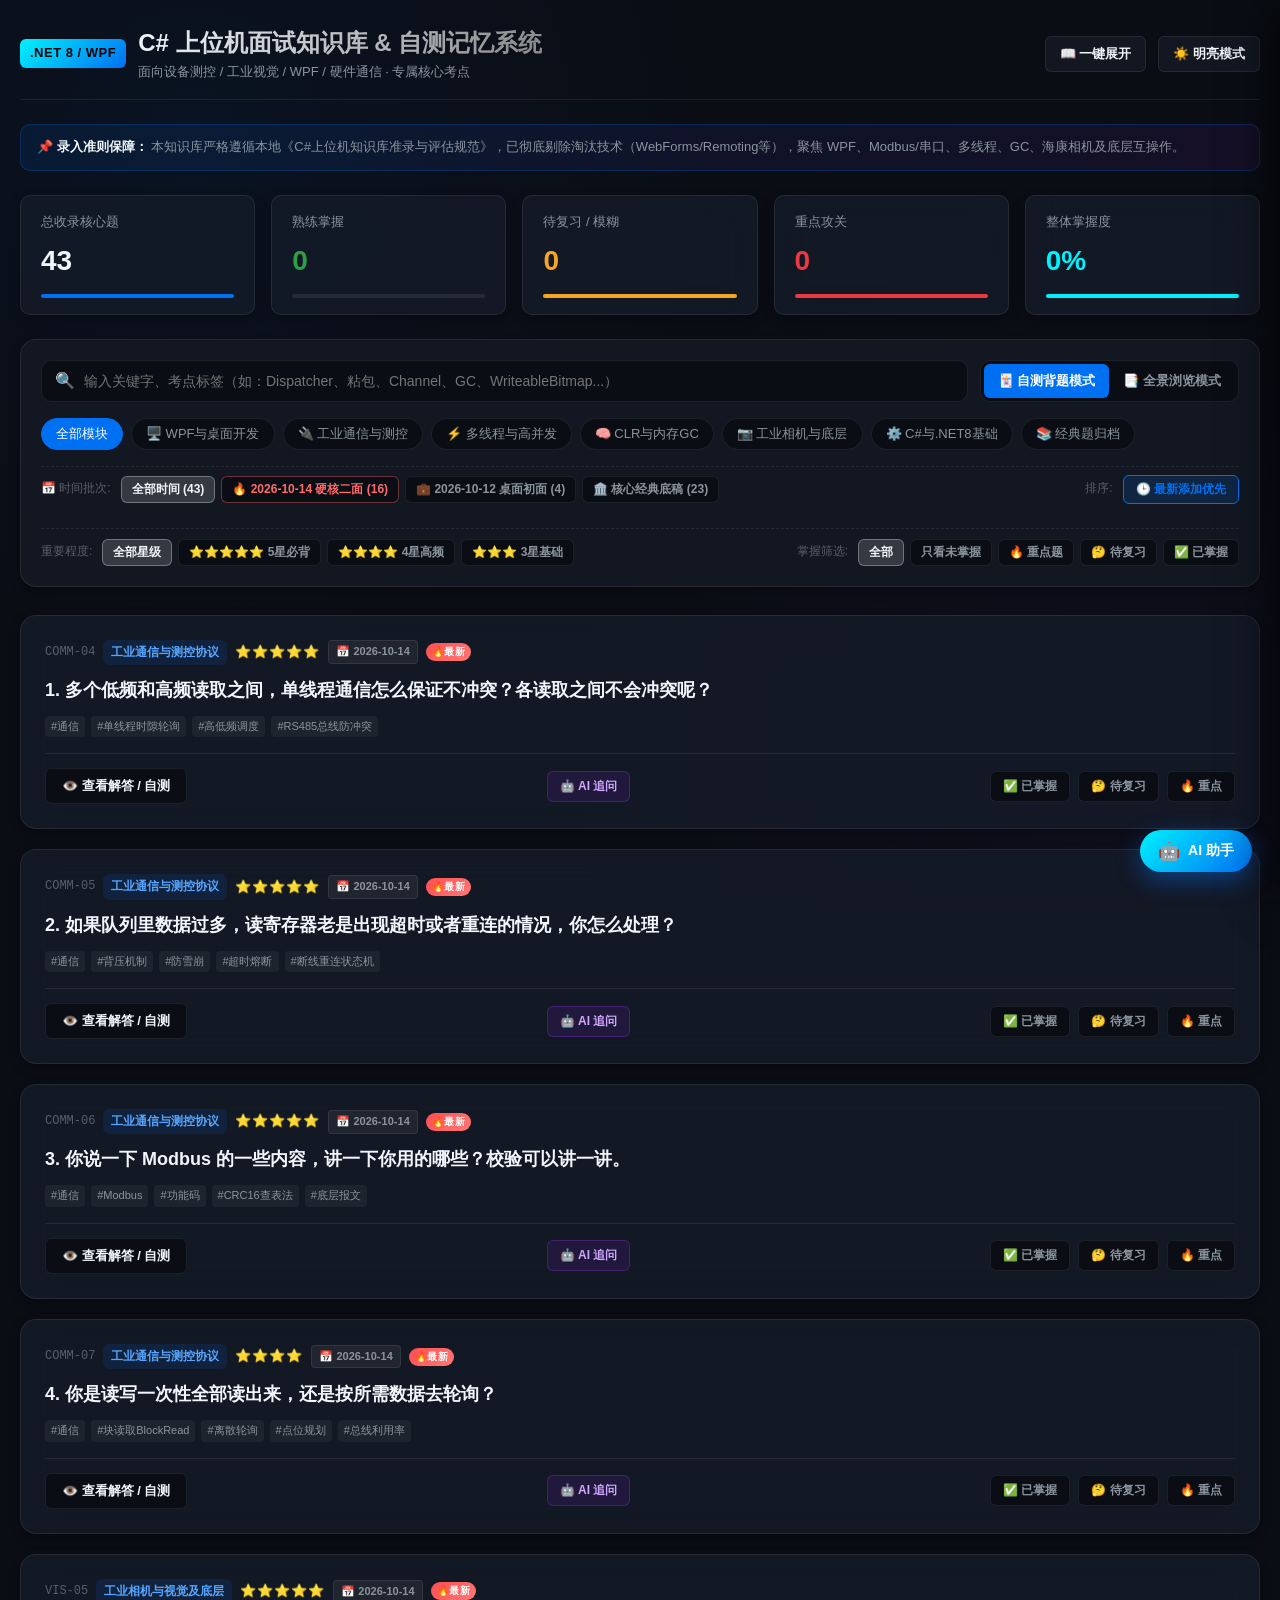
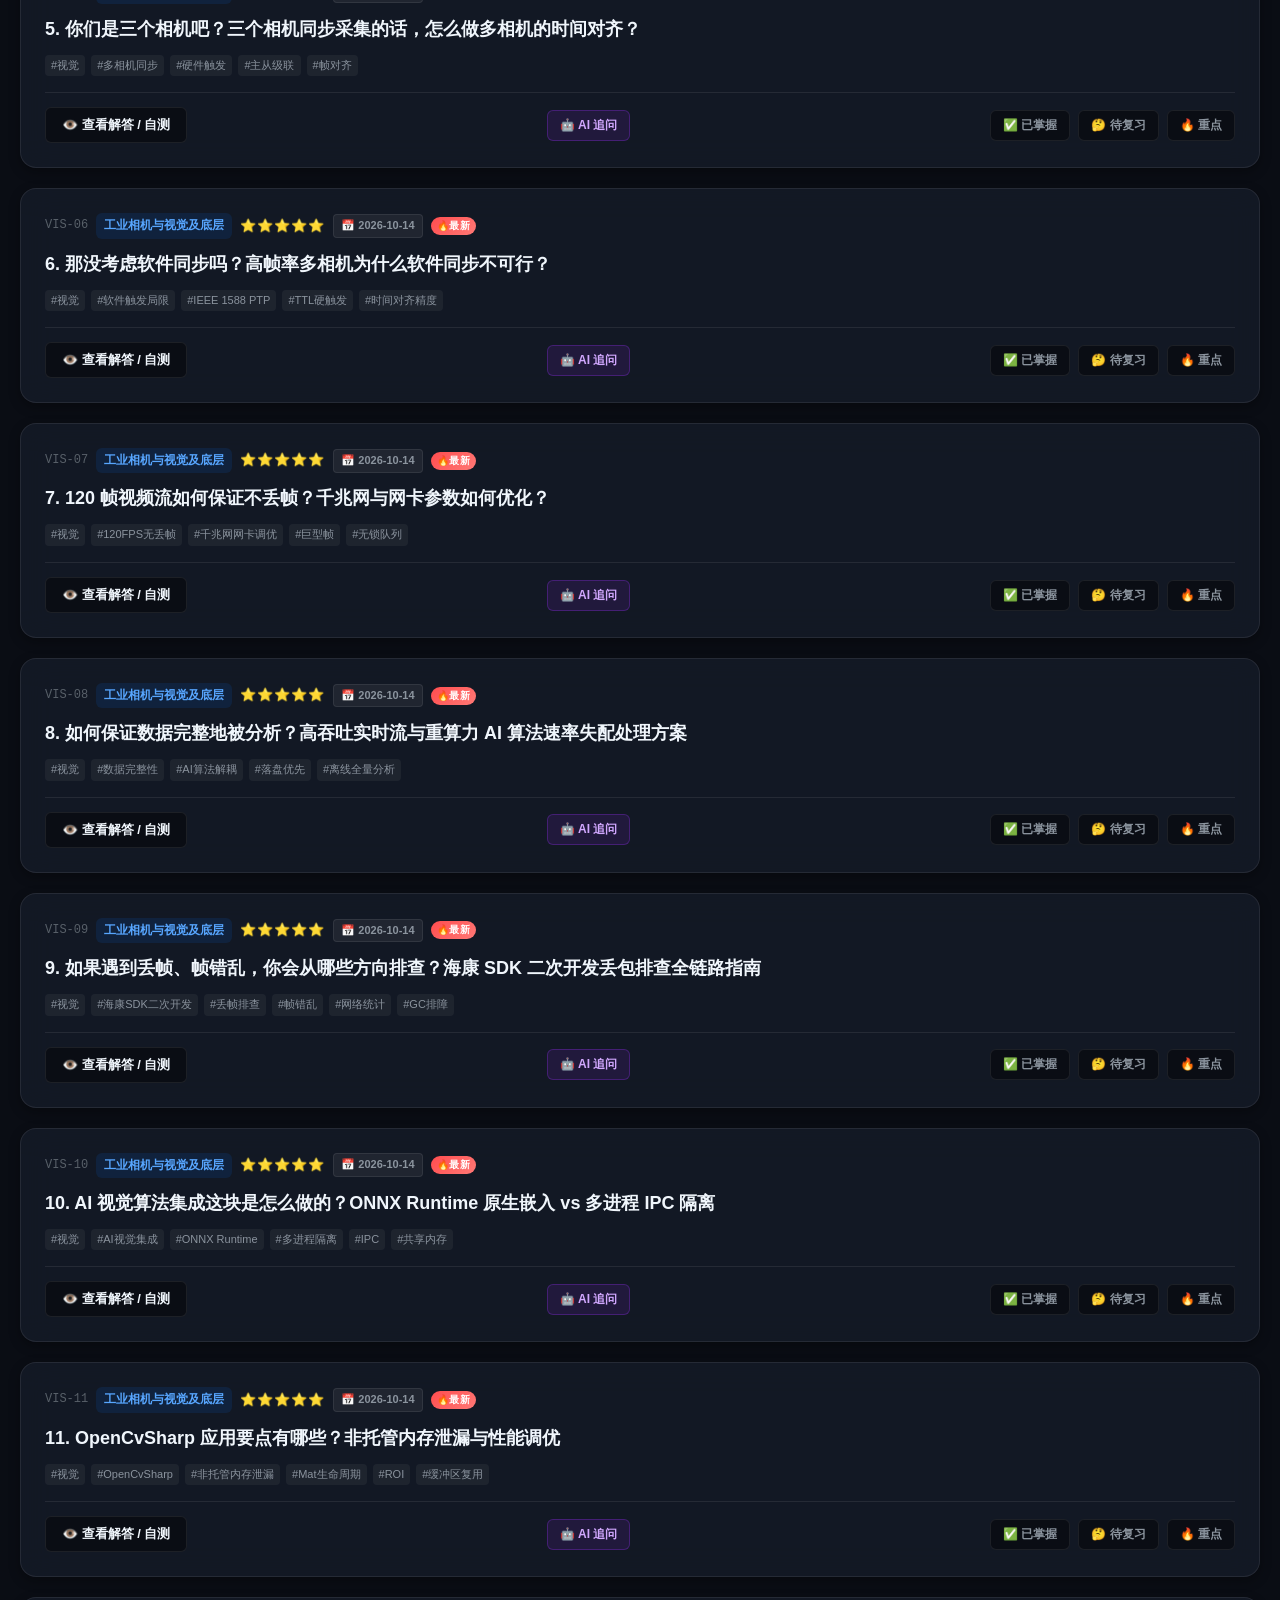
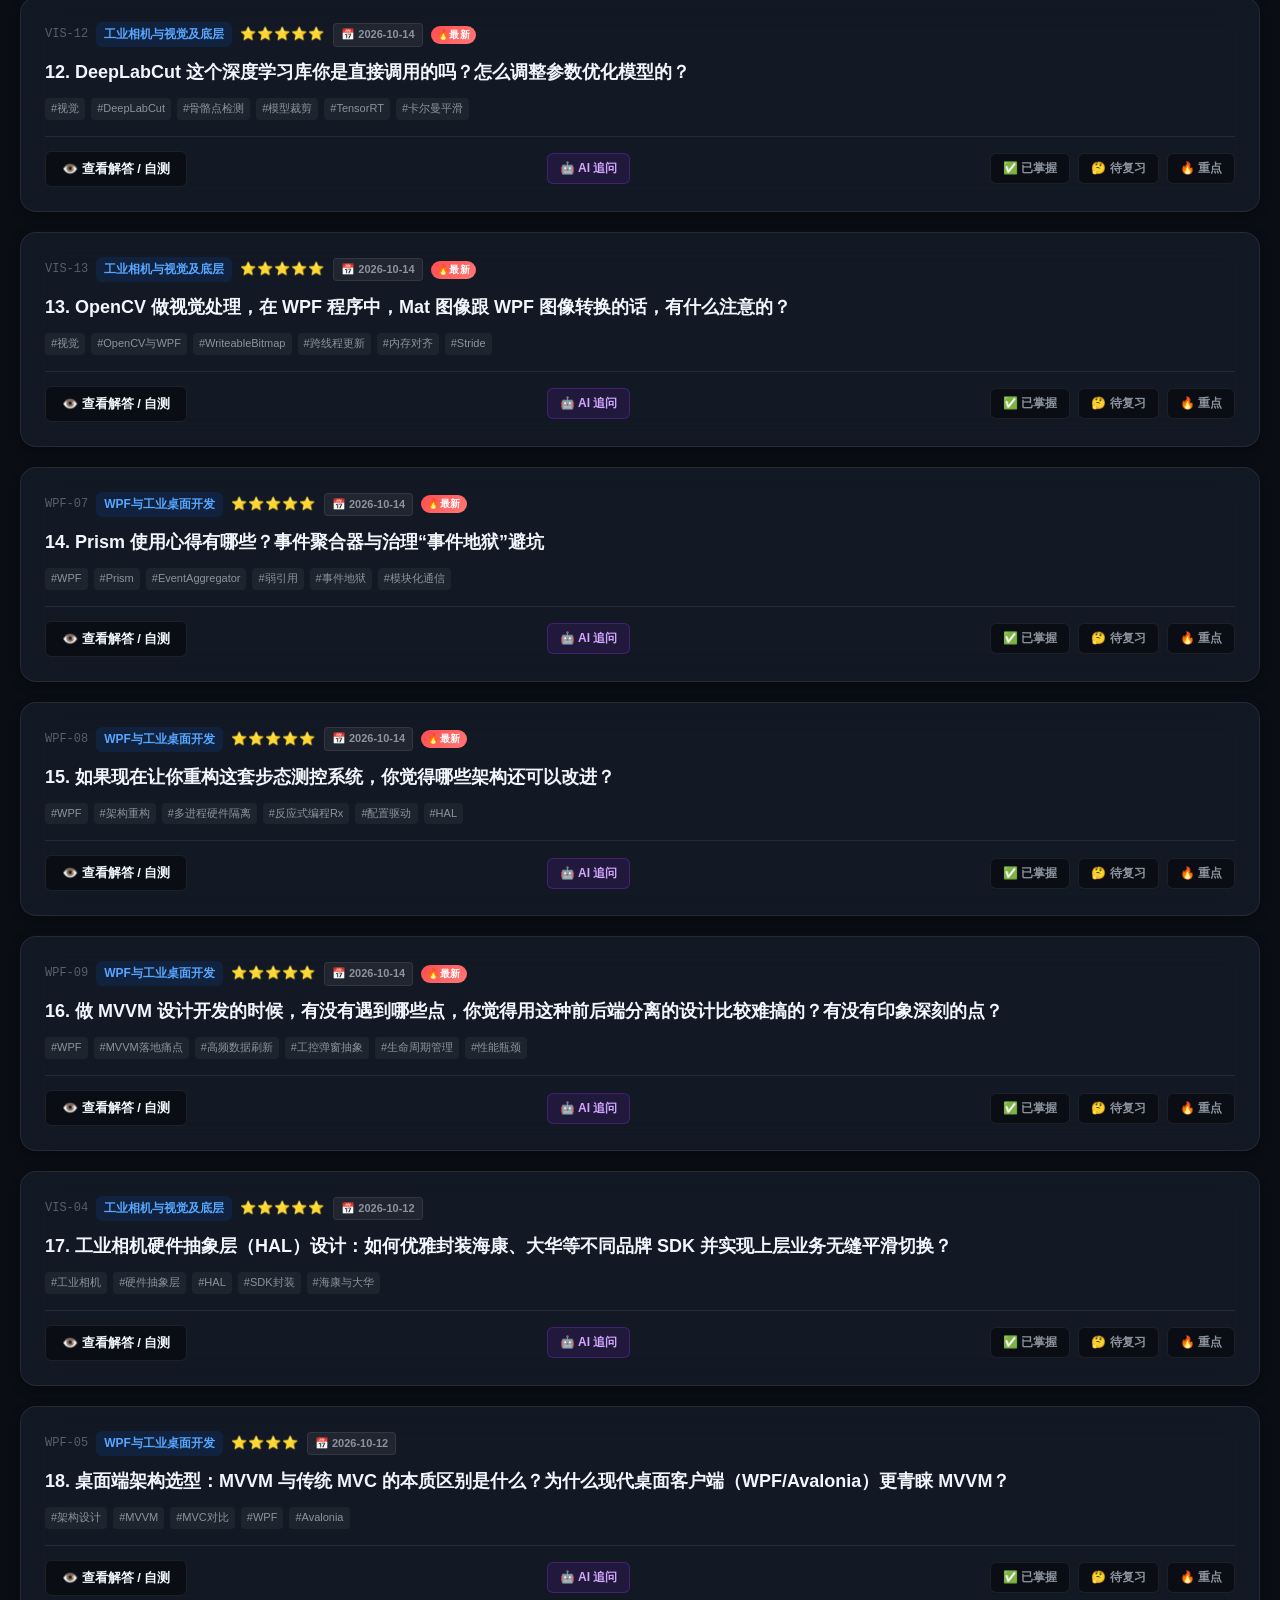
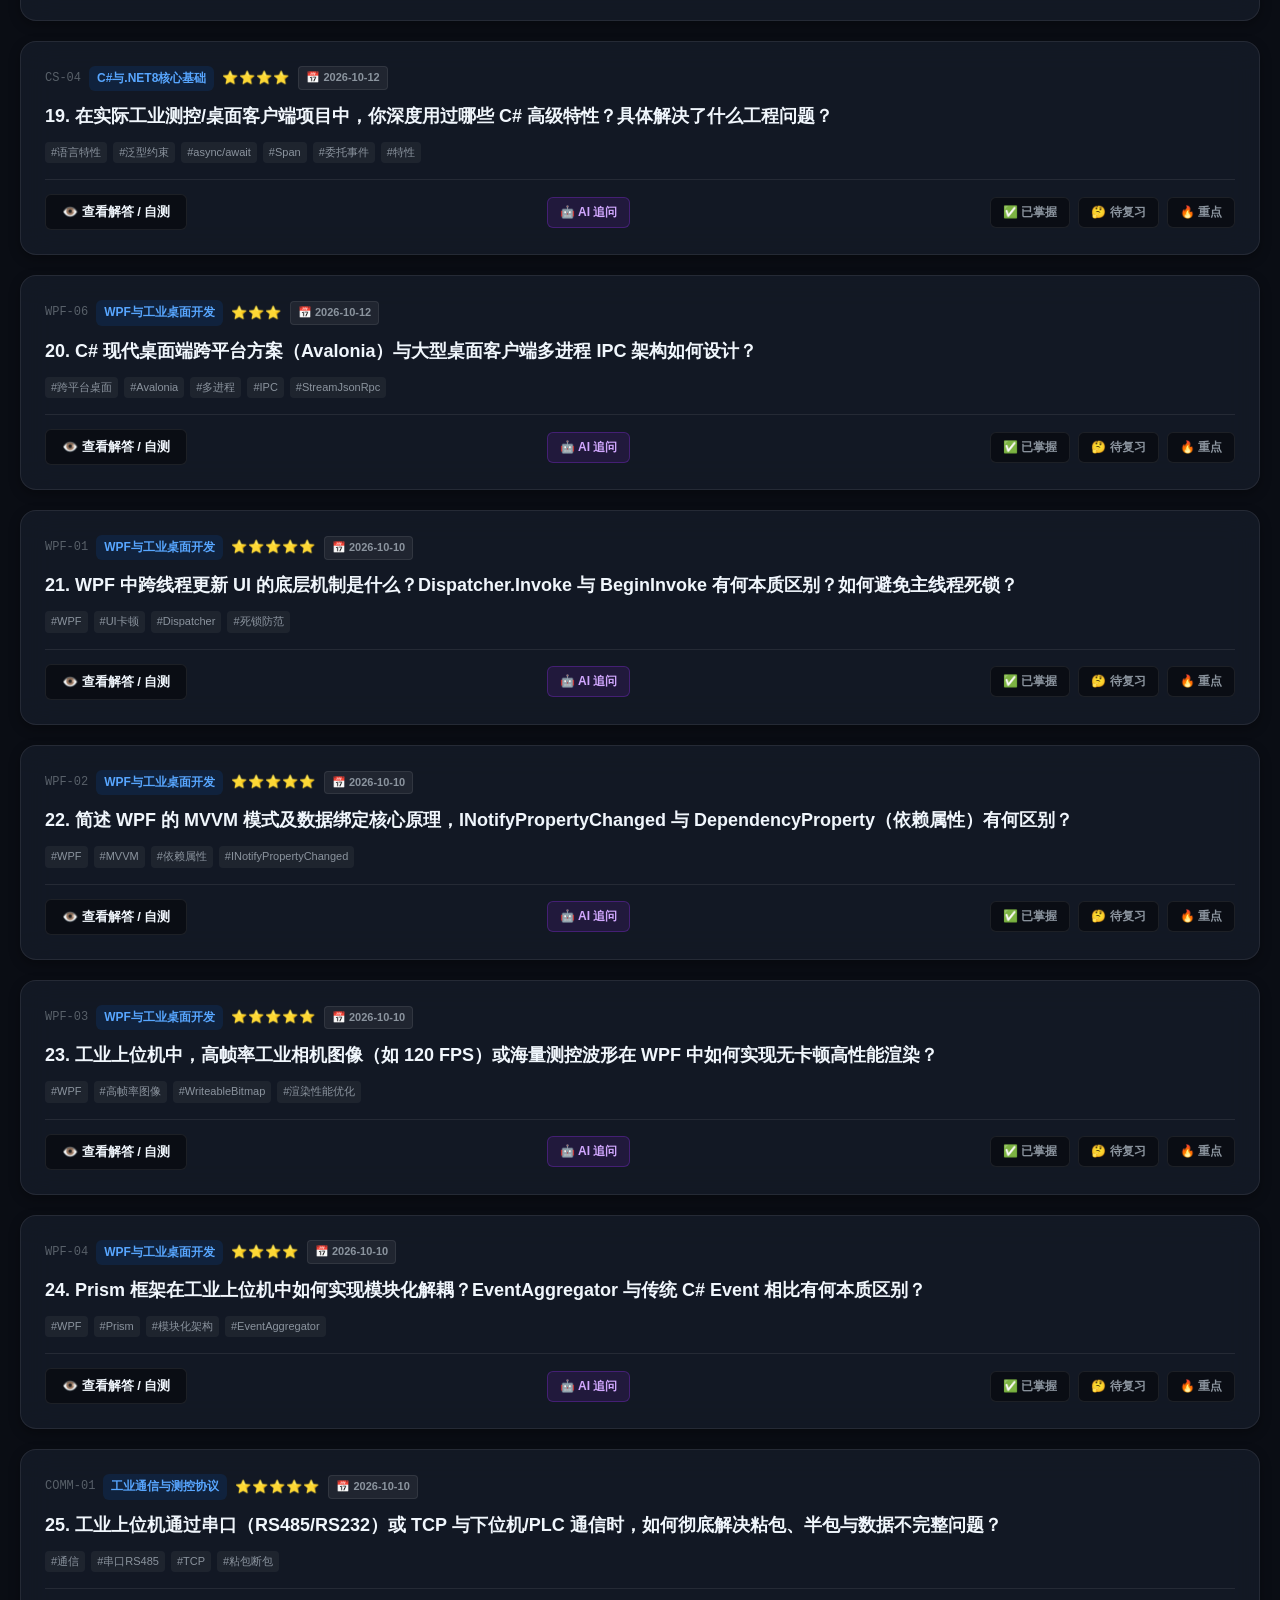
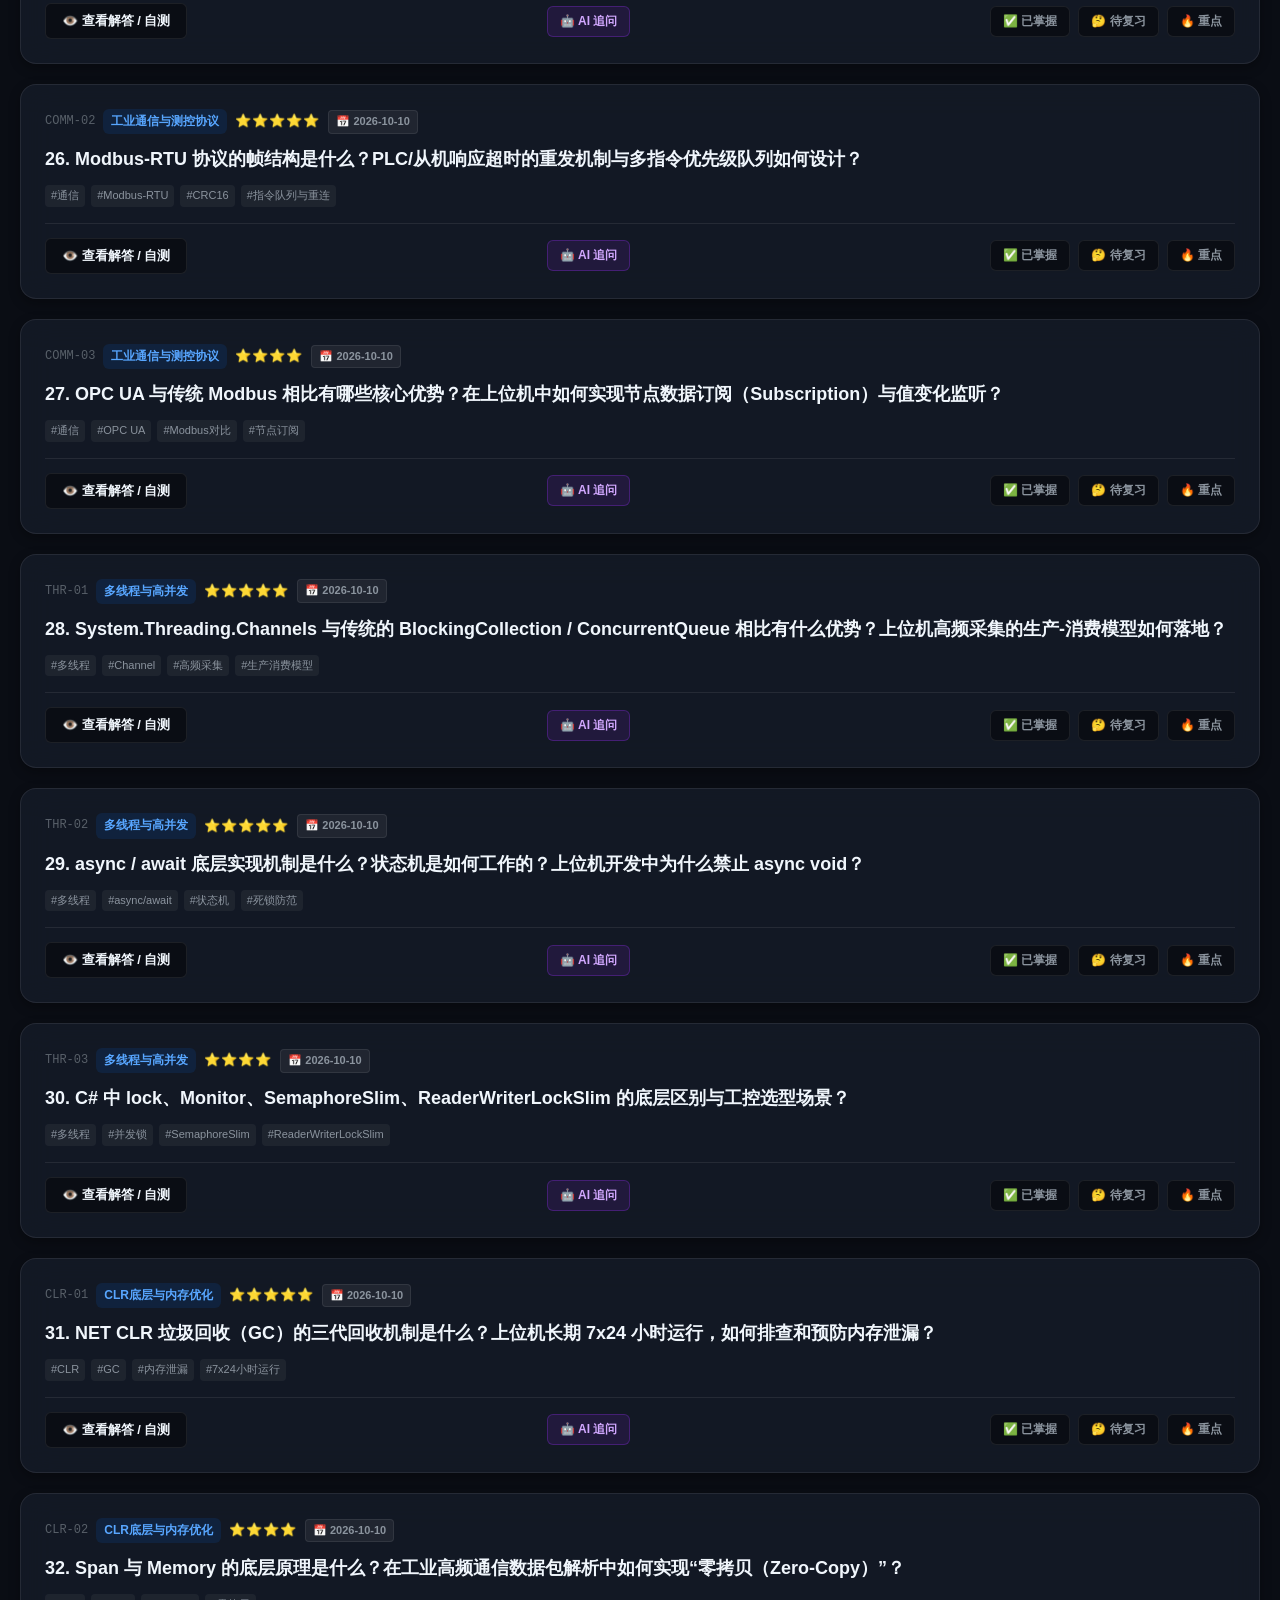
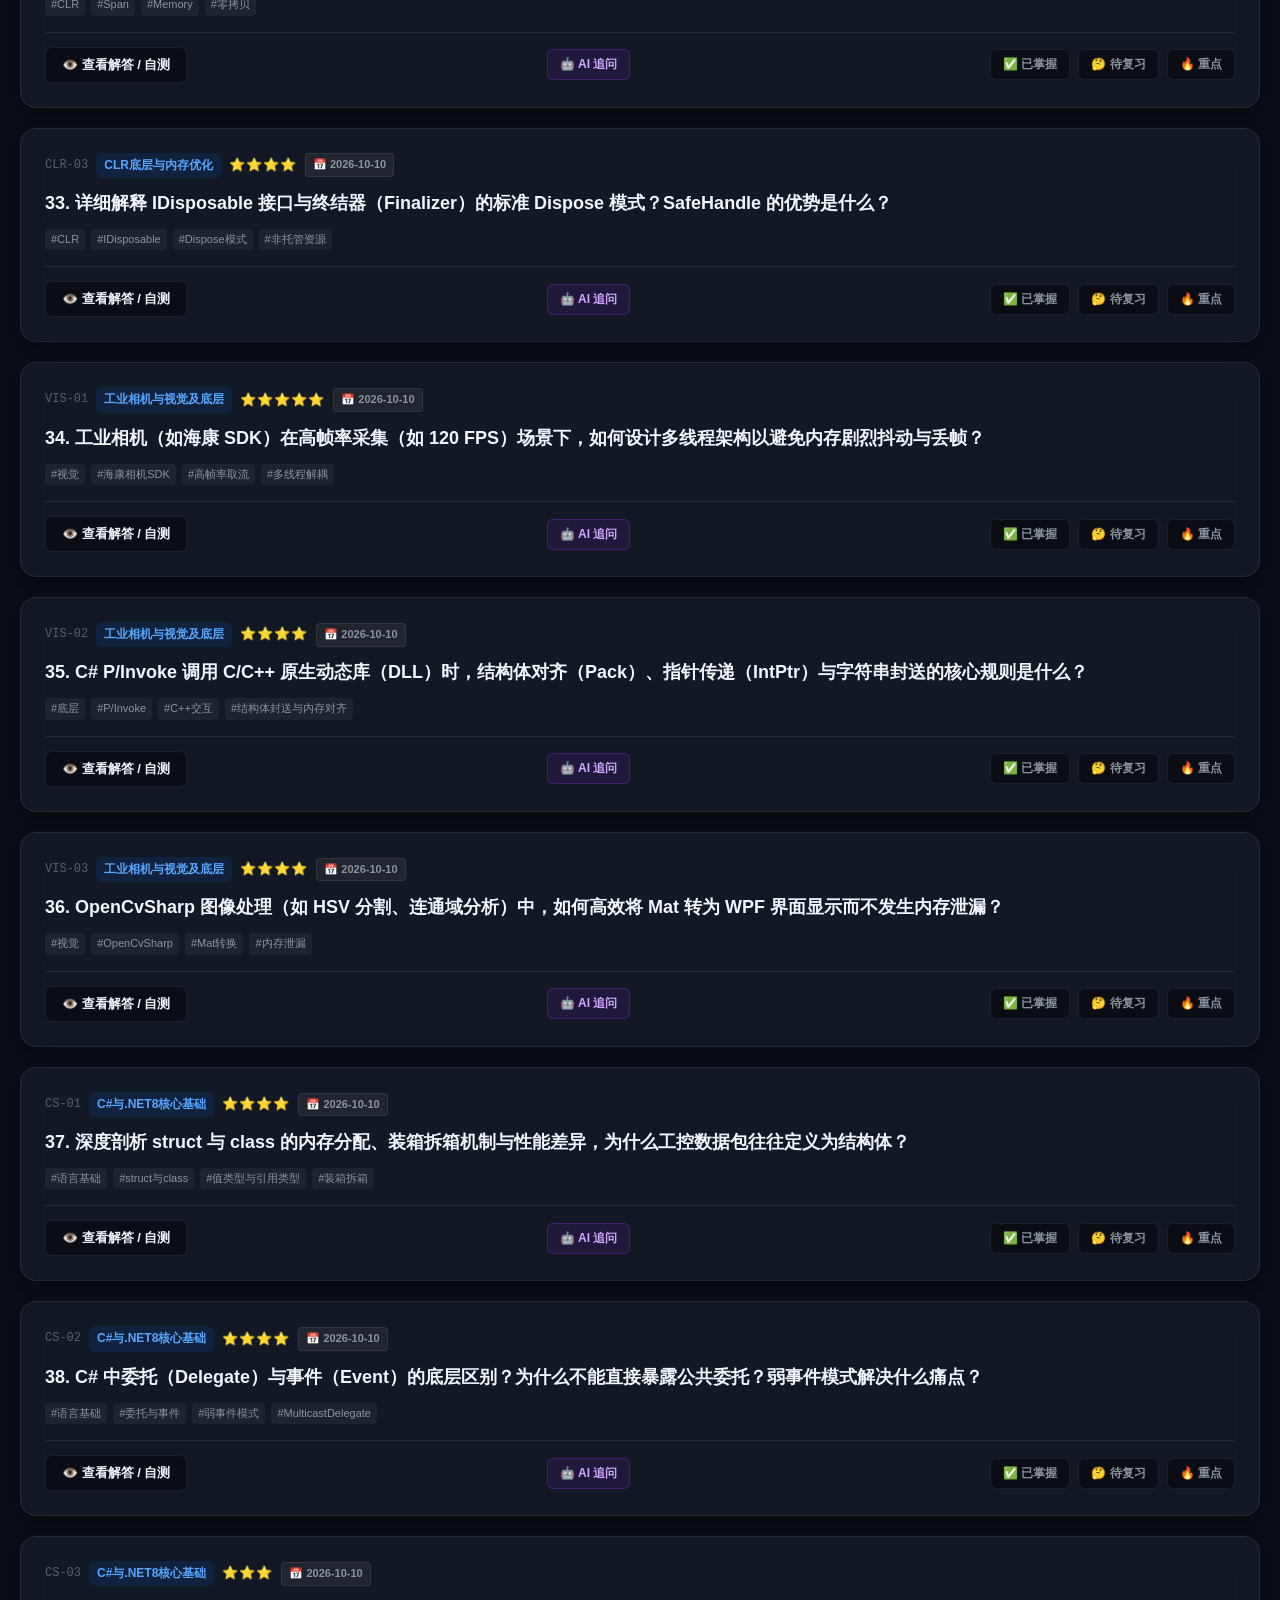
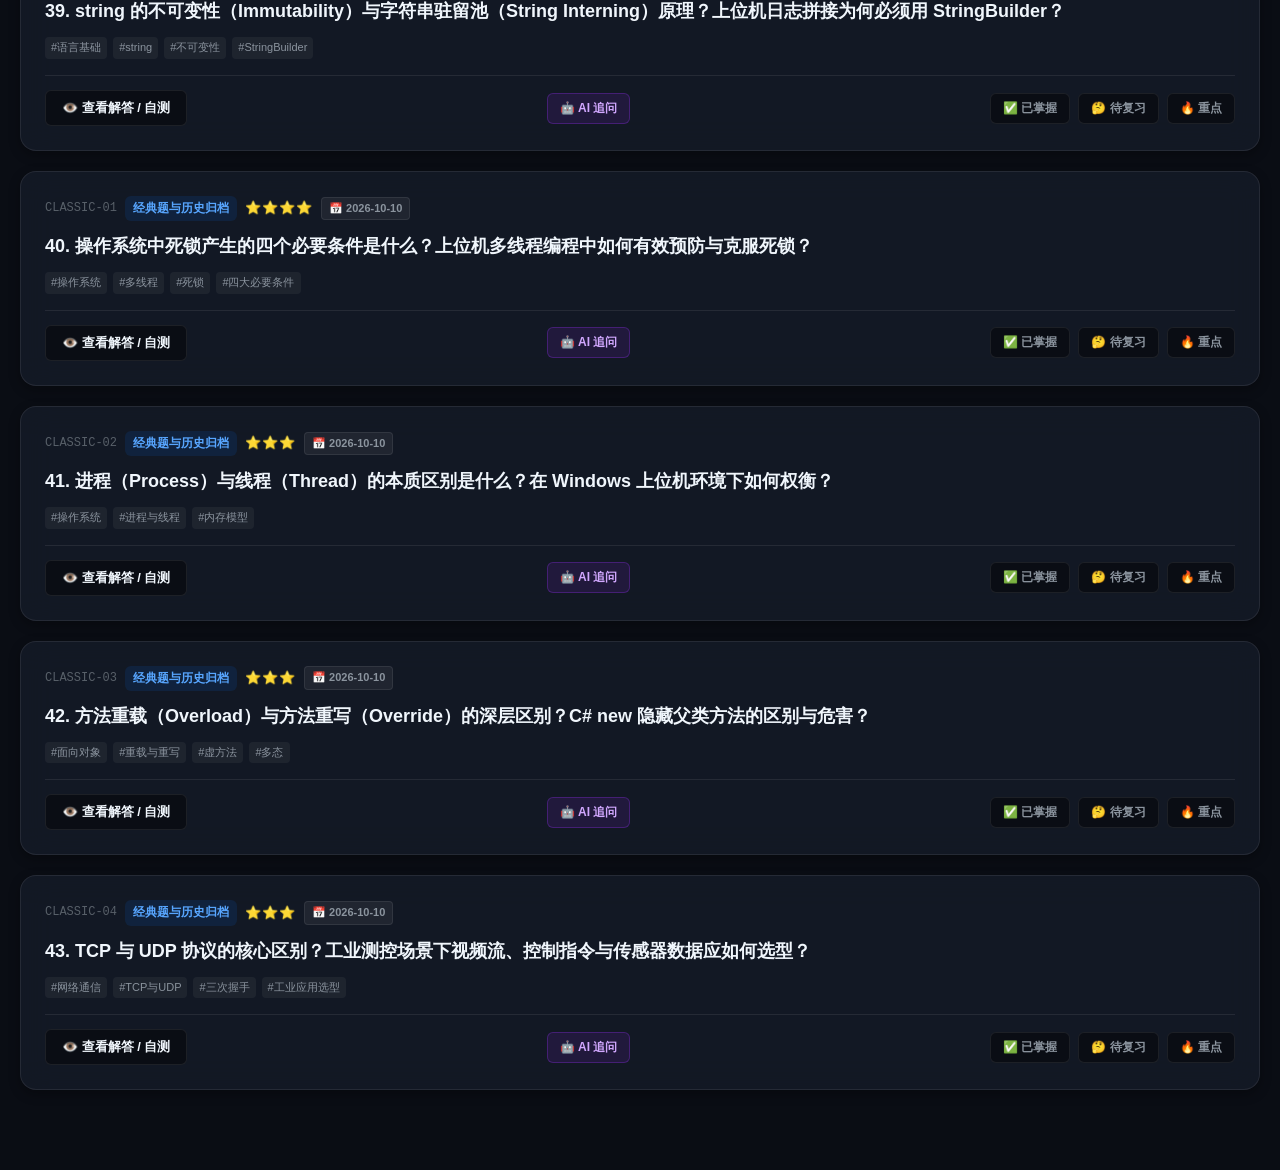
<file: index.html>
<!DOCTYPE html>
<html lang="zh-CN" data-theme="dark">
<head>
  <meta charset="UTF-8">
  <meta name="viewport" content="width=device-width, initial-scale=1.0, maximum-scale=1.0, user-scalable=no, viewport-fit=cover">
  <title>C# 上位机面试核心知识库 & 自测记忆系统</title>
  <meta name="apple-mobile-web-app-capable" content="yes">
  <meta name="apple-mobile-web-app-status-bar-style" content="black-translucent">
  <meta name="apple-mobile-web-app-title" content="C#上位机面经">
  <meta name="theme-color" content="#0a0d14">
  <link rel="stylesheet" href="app_data/style.css">
</head>
<body>
  <div class="app-container">
    <!-- 顶部 Header -->
    <header class="app-header">
      <div class="brand">
        <span class="brand-badge">.NET 8 / WPF</span>
        <div>
          <h1 class="brand-title">C# 上位机面试知识库 & 自测记忆系统</h1>
          <div class="brand-sub">面向设备测控 / 工业视觉 / WPF / 硬件通信 · 专属核心考点</div>
        </div>
      </div>
      <div class="header-actions">
        <button id="toggleAllBtn" class="action-btn">📖 一键展开</button>
        <button id="themeToggle" class="theme-toggle-btn">☀️ 明亮模式</button>
      </div>
    </header>

    <!-- 规范引导条 -->
    <div class="guideline-banner">
      <div>
        <strong>📌 录入准则保障：</strong> 本知识库严格遵循本地《C#上位机知识库准录与评估规范》，已彻底剔除淘汰技术（WebForms/Remoting等），聚焦 WPF、Modbus/串口、多线程、GC、海康相机及底层互操作。
      </div>
    </div>

    <!-- 掌握度与复习进度仪表盘 -->
    <section class="dashboard-grid">
      <div class="metric-card">
        <div class="metric-title">总收录核心题</div>
        <div class="metric-value" id="totalCount">0 <small>题</small></div>
        <div class="metric-bar"><div class="metric-bar-fill" style="width: 100%; background: var(--accent-blue);"></div></div>
      </div>
      <div class="metric-card">
        <div class="metric-title">熟练掌握</div>
        <div class="metric-value" id="masteredCount" style="color: var(--accent-green);">0 <small>题</small></div>
        <div class="metric-bar"><div class="metric-bar-fill" id="progressBar" style="width: 0%;"></div></div>
      </div>
      <div class="metric-card">
        <div class="metric-title">待复习 / 模糊</div>
        <div class="metric-value" id="reviewCount" style="color: var(--accent-yellow);">0 <small>题</small></div>
        <div class="metric-bar"><div class="metric-bar-fill" style="width: 100%; background: var(--accent-yellow);"></div></div>
      </div>
      <div class="metric-card">
        <div class="metric-title">重点攻关</div>
        <div class="metric-value" id="urgentCount" style="color: var(--accent-red);">0 <small>题</small></div>
        <div class="metric-bar"><div class="metric-bar-fill" style="width: 100%; background: var(--accent-red);"></div></div>
      </div>
      <div class="metric-card">
        <div class="metric-title">整体掌握度</div>
        <div class="metric-value" id="progressPercent" style="color: var(--accent-cyan);">0%</div>
        <div class="metric-bar"><div class="metric-bar-fill" style="width: 100%; background: var(--accent-cyan);"></div></div>
      </div>
    </section>

    <!-- 过滤与搜索控制器 -->
    <section class="filter-panel">
      <!-- 搜索行与模式切换 -->
      <div class="search-row">
        <div class="search-box">
          <span class="search-icon">🔍</span>
          <input type="text" id="searchInput" class="search-input" placeholder="输入关键字、考点标签（如：Dispatcher、粘包、Channel、GC、WriteableBitmap...）">
        </div>
        <div class="view-mode-toggle">
          <button id="modeFlashcard" class="mode-btn active" title="先看题目在脑中思考，点击再揭晓答案">🃏 自测背题模式</button>
          <button id="modeBrowse" class="mode-btn" title="全部展开答案，适合快速通读">📑 全景浏览模式</button>
        </div>
      </div>

      <!-- 模块分类 Tab -->
      <div class="filter-tabs" id="moduleTabs">
        <button class="filter-tab active" data-module="ALL">全部模块</button>
        <button class="filter-tab" data-module="WPF与工业桌面开发">🖥️ WPF与桌面开发</button>
        <button class="filter-tab" data-module="工业通信与测控协议">🔌 工业通信与测控</button>
        <button class="filter-tab" data-module="多线程与高并发">⚡ 多线程与高并发</button>
        <button class="filter-tab" data-module="CLR底层与内存优化">🧠 CLR与内存GC</button>
        <button class="filter-tab" data-module="工业相机与视觉及底层">📷 工业相机与底层</button>
        <button class="filter-tab" data-module="C#与.NET8核心基础">⚙️ C#与.NET8基础</button>
        <button class="filter-tab" data-module="经典题与历史归档">📚 经典题归档</button>
      </div>

      <!-- 时间批次与排序栏 -->
      <div class="time-filter-row">
        <div class="time-filters" id="timeFilters">
          <span style="font-size: 12px; color: var(--text-muted); margin-right: 4px;">📅 时间批次:</span>
          <button class="filter-pill active" data-time="ALL">全部时间 (43)</button>
          <button class="filter-pill new-pill" data-time="2026-10-14">🔥 2026-10-14 硬核二面 (16)</button>
          <button class="filter-pill" data-time="2026-10-12">💼 2026-10-12 桌面初面 (4)</button>
          <button class="filter-pill" data-time="2026-10-10">🏛️ 核心经典底稿 (23)</button>
        </div>
        <div class="sort-selector">
          <span style="font-size: 12px; color: var(--text-muted); margin-right: 4px;">排序:</span>
          <button id="sortToggleBtn" class="sort-toggle-btn active" title="点击切换：最新添加优先 / 默认题号排序">🕒 最新添加优先</button>
        </div>
      </div>

      <!-- 星级与状态细化筛选 -->
      <div class="sub-filter-row">
        <div class="star-filters">
          <span style="font-size: 12px; color: var(--text-muted); margin-right: 4px;">重要程度:</span>
          <button class="filter-pill active" data-star="ALL">全部星级</button>
          <button class="filter-pill" data-star="5">⭐⭐⭐⭐⭐ 5星必背</button>
          <button class="filter-pill" data-star="4">⭐⭐⭐⭐ 4星高频</button>
          <button class="filter-pill" data-star="3">⭐⭐⭐ 3星基础</button>
        </div>
        <div class="status-filters">
          <span style="font-size: 12px; color: var(--text-muted); margin-right: 4px;">掌握筛选:</span>
          <button class="filter-pill active" data-status="ALL">全部</button>
          <button class="filter-pill" data-status="UNMASTERED">只看未掌握</button>
          <button class="filter-pill" data-status="URGENT">🔥 重点题</button>
          <button class="filter-pill" data-status="REVIEW">🤔 待复习</button>
          <button class="filter-pill" data-status="MASTERED">✅ 已掌握</button>
        </div>
      </div>
    </section>

    <!-- 题目卡片列表区 -->
    <main class="question-list" id="questionList">
      <!-- 动态由 app.js 渲染 -->
    </main>

    <!-- AI 对话背景遮罩 (移动端遮罩与轻触收起) -->
    <div id="aiDrawerBackdrop" class="ai-drawer-backdrop"></div>

    <!-- AI 悬浮入口按钮 -->
    <button id="aiFabBtn" class="ai-fab-btn" title="唤起 C# 上位机 AI 智囊">
      <span class="ai-fab-icon">🤖</span>
      <span class="ai-fab-text">AI 助手</span>
    </button>

    <!-- AI 对话抽屉面板 (贴右侧全高，支持拖拽调宽) -->
    <div id="aiDrawer" class="ai-drawer">
      <!-- 左侧拖拽调宽手柄 -->
      <div id="aiResizeHandle" class="ai-resize-handle" title="按住左右拖拽调整宽度">
        <div class="ai-resize-grip"></div>
      </div>

      <!-- 抽屉头部 -->
      <div class="ai-drawer-header">
        <div class="ai-drawer-brand">
          <span class="ai-pulse-dot"></span>
          <div>
            <div class="ai-drawer-title">上位机技术与面试 AI 智囊</div>
            <div class="ai-drawer-sub">Powered by DeepSeek · 自由提问 / 面试题深挖</div>
          </div>
        </div>
        <div class="ai-drawer-actions">
          <button id="aiConfigToggleBtn" class="ai-icon-btn" title="配置 API Key">⚙️</button>
          <button id="aiClearHistoryBtn" class="ai-icon-btn" title="清空对话">🗑️</button>
          <button id="aiCloseBtn" class="ai-icon-btn" title="收起面板">✕</button>
        </div>
      </div>

      <!-- API 配置卡片（默认根据是否有Key折叠） -->
      <div id="aiConfigPanel" class="ai-config-panel">
        <div class="ai-config-row">
          <label class="ai-config-label">DeepSeek API Key：</label>
          <input type="password" id="aiApiKeyInput" class="ai-config-input" placeholder="sk-xxxxxxxxxxxxxxxxxxxxxxxx">
        </div>
        <div class="ai-config-row" style="margin-top: 8px;">
          <label class="ai-config-label">API 接口端点 (默认官方)：</label>
          <input type="text" id="aiApiEndpointInput" class="ai-config-input" value="https://api.deepseek.com/chat/completions">
        </div>
        <div class="ai-config-row" style="margin-top: 8px;">
          <label class="ai-config-label">模型：</label>
          <select id="aiModelSelect" class="ai-config-select">
            <option value="deepseek-chat" selected>deepseek-chat (极速响应，推荐)</option>
            <option value="deepseek-reasoner">deepseek-reasoner (R1深度思考模型)</option>
          </select>
        </div>
        <div class="ai-config-footer">
          <span class="ai-config-hint">🔒 Key 仅存储于当前浏览器本地，绝不上云</span>
          <button id="aiSaveConfigBtn" class="ai-save-btn">保存配置</button>
        </div>
      </div>

      <!-- 对话消息展示流 -->
      <div id="aiChatStream" class="ai-chat-stream">
        <!-- 初始欢迎语消息 -->
        <div class="ai-msg ai-msg-bot">
          <div class="ai-avatar">🤖</div>
          <div class="ai-bubble">
            你好！我是你的 <strong>C# 上位机面试与工程技术 AI 导师</strong>。<br><br>
            无论是<strong>自由提问</strong>（如某个工控协议、WPF 内存泄漏排查、海康相机 SDK 细节），还是<strong>针对题库中的某道题深入追问</strong>，我都可以为你提供高密度、符合工业实战的专业解答！
          </div>
        </div>
      </div>

      <!-- 快捷提示词标签栏 -->
      <div class="ai-quick-tags">
        <button class="ai-quick-tag" data-prompt="请问上位机开发中，串口高频通信怎么避免丢包和内存泄漏？">🔌 串口高频防丢包</button>
        <button class="ai-quick-tag" data-prompt="WPF 中 Dispatcher.Invoke 和 BeginInvoke 的核心区别与死锁场景是什么？">⚡ Dispatcher 避坑</button>
        <button class="ai-quick-tag" data-prompt="如果面试官让我手写一个生产者消费者队列，在 C# 中最优写法是什么？">🧵 手写生产消费队列</button>
      </div>

      <!-- 底部输入栏 -->
      <div class="ai-input-bar">
        <textarea id="aiUserInput" class="ai-textarea" rows="2" placeholder="在此自由输入技术问题，或粘贴面试题目... (Shift+Enter换行，Enter发送)"></textarea>
        <button id="aiSendBtn" class="ai-send-btn">
          <span>发送</span>
        </button>
      </div>
    </div>
  </div>

  <!-- 引入数据源与交互脚本 -->
  <script src="app_data/questions_data.js"></script>
  <script src="app_data/app.js"></script>
</body>
</html>
</file>
<file: app_data/style.css>
/* ==========================================================
   C# 上位机面试知识库 & 自测记忆系统 - 现代工控科技质感样式
   ========================================================== */

:root {
  --bg-primary: #0a0d14;
  --bg-secondary: #121722;
  --bg-card: rgba(22, 28, 42, 0.75);
  --bg-card-hover: rgba(28, 36, 54, 0.9);
  --border-color: rgba(255, 255, 255, 0.08);
  --border-focus: #0070f3;
  
  --text-primary: #f0f6fc;
  --text-secondary: #8b949e;
  --text-muted: #586069;
  
  --accent-cyan: #00f2fe;
  --accent-blue: #0070f3;
  --accent-purple: #7928ca;
  --accent-green: #2ea043;
  --accent-yellow: #f5a623;
  --accent-red: #ea3943;
  
  --star-color: #ffb800;
  --tag-bg: rgba(0, 112, 243, 0.12);
  --tag-text: #58a6ff;
  
  --glass-blur: blur(16px);
  --shadow-sm: 0 4px 12px rgba(0, 0, 0, 0.3);
  --shadow-lg: 0 12px 36px rgba(0, 0, 0, 0.45);
  --radius-sm: 6px;
  --radius-md: 10px;
  --radius-lg: 16px;
  --transition: all 0.25s cubic-bezier(0.16, 1, 0.3, 1);
}

[data-theme="light"] {
  --bg-primary: #f4f6f9;
  --bg-secondary: #ffffff;
  --bg-card: rgba(255, 255, 255, 0.85);
  --bg-card-hover: #ffffff;
  --border-color: rgba(0, 0, 0, 0.08);
  --border-focus: #0070f3;
  
  --text-primary: #1f2328;
  --text-secondary: #57606a;
  --text-muted: #8c959f;
  
  --tag-bg: rgba(0, 112, 243, 0.08);
  --tag-text: #0969da;
  --shadow-sm: 0 4px 12px rgba(0, 0, 0, 0.05);
  --shadow-lg: 0 12px 32px rgba(0, 0, 0, 0.08);
}

* {
  box-sizing: border-box;
  margin: 0;
  padding: 0;
}

body {
  font-family: -apple-system, BlinkMacSystemFont, "Segoe UI", "PingFang SC", "Hiragino Sans GB", "Microsoft YaHei", sans-serif;
  background-color: var(--bg-primary);
  color: var(--text-primary);
  line-height: 1.6;
  min-height: 100vh;
  overflow-x: hidden;
  background-image: 
    radial-gradient(circle at 15% 15%, rgba(0, 112, 243, 0.06) 0%, transparent 40%),
    radial-gradient(circle at 85% 85%, rgba(121, 40, 202, 0.05) 0%, transparent 40%);
  background-attachment: fixed;
}

/* 桌面端推挤式抽屉避让布局 (防止遮挡主内容) */
@media (min-width: 900px) {
  body {
    padding-right: var(--ai-drawer-width, 0px);
    transition: padding-right 0.3s cubic-bezier(0.16, 1, 0.3, 1);
  }

  body.ai-resizing {
    transition: none !important;
  }
}

/* 抽屉打开时隐藏悬浮按钮，避免重叠遮挡 */
body.ai-drawer-open .ai-fab-btn {
  opacity: 0;
  pointer-events: none;
  transform: scale(0.8);
}

/* 页面容器 */
.app-container {
  max-width: 1280px;
  margin: 0 auto;
  padding: 24px 20px 80px;
  transition: max-width 0.3s cubic-bezier(0.16, 1, 0.3, 1);
}

/* 顶部 Header */
.app-header {
  display: flex;
  justify-content: space-between;
  align-items: center;
  margin-bottom: 24px;
  padding-bottom: 16px;
  border-bottom: 1px solid var(--border-color);
}

.brand {
  display: flex;
  align-items: center;
  gap: 12px;
}

.brand-badge {
  background: linear-gradient(135deg, var(--accent-cyan), var(--accent-blue));
  color: #000;
  font-weight: 800;
  font-size: 13px;
  padding: 4px 10px;
  border-radius: var(--radius-sm);
  text-transform: uppercase;
  letter-spacing: 0.5px;
}

.brand-title {
  font-size: 24px;
  font-weight: 700;
  background: linear-gradient(120deg, var(--text-primary), #888);
  -webkit-background-clip: text;
  -webkit-text-fill-color: transparent;
}

.brand-sub {
  font-size: 13px;
  color: var(--text-secondary);
}

.header-actions {
  display: flex;
  align-items: center;
  gap: 12px;
}

.theme-toggle-btn, .action-btn {
  background: var(--bg-secondary);
  color: var(--text-primary);
  border: 1px solid var(--border-color);
  padding: 8px 14px;
  border-radius: var(--radius-sm);
  font-size: 13px;
  font-weight: 600;
  cursor: pointer;
  display: inline-flex;
  align-items: center;
  gap: 6px;
  transition: var(--transition);
}

.theme-toggle-btn:hover, .action-btn:hover {
  background: var(--border-color);
  border-color: var(--accent-blue);
}

/* 复习进度看板 */
.dashboard-grid {
  display: grid;
  grid-template-columns: repeat(auto-fit, minmax(200px, 1fr));
  gap: 16px;
  margin-bottom: 24px;
}

.metric-card {
  background: var(--bg-card);
  backdrop-filter: var(--glass-blur);
  border: 1px solid var(--border-color);
  padding: 16px 20px;
  border-radius: var(--radius-md);
  box-shadow: var(--shadow-sm);
  position: relative;
  overflow: hidden;
  transition: var(--transition);
}

.metric-card:hover {
  transform: translateY(-2px);
  border-color: rgba(255, 255, 255, 0.15);
}

.metric-title {
  font-size: 13px;
  color: var(--text-secondary);
  margin-bottom: 6px;
}

.metric-value {
  font-size: 28px;
  font-weight: 700;
  display: flex;
  align-items: baseline;
  gap: 6px;
}

.metric-value small {
  font-size: 13px;
  color: var(--text-muted);
  font-weight: 400;
}

.metric-bar {
  height: 4px;
  background: rgba(255, 255, 255, 0.08);
  border-radius: 2px;
  margin-top: 10px;
  overflow: hidden;
}

.metric-bar-fill {
  height: 100%;
  background: var(--accent-green);
  transition: width 0.4s ease;
}

/* 过滤控制器面板 */
.filter-panel {
  background: var(--bg-secondary);
  border: 1px solid var(--border-color);
  border-radius: var(--radius-lg);
  padding: 20px;
  margin-bottom: 28px;
  box-shadow: var(--shadow-sm);
  display: flex;
  flex-direction: column;
  gap: 16px;
}

.search-row {
  display: flex;
  gap: 12px;
}

.search-box {
  flex: 1;
  position: relative;
}

.search-input {
  width: 100%;
  padding: 12px 16px 12px 42px;
  border-radius: var(--radius-md);
  border: 1px solid var(--border-color);
  background: var(--bg-primary);
  color: var(--text-primary);
  font-size: 14px;
  outline: none;
  transition: var(--transition);
}

.search-input:focus {
  border-color: var(--accent-blue);
  box-shadow: 0 0 0 3px rgba(0, 112, 243, 0.2);
}

.search-icon {
  position: absolute;
  left: 14px;
  top: 50%;
  transform: translateY(-50%);
  color: var(--text-muted);
  font-size: 16px;
}

.view-mode-toggle {
  display: flex;
  background: var(--bg-primary);
  padding: 3px;
  border-radius: var(--radius-md);
  border: 1px solid var(--border-color);
}

.mode-btn {
  padding: 8px 14px;
  border-radius: var(--radius-sm);
  border: none;
  background: transparent;
  color: var(--text-secondary);
  font-size: 13px;
  font-weight: 600;
  cursor: pointer;
  transition: var(--transition);
}

.mode-btn.active {
  background: var(--accent-blue);
  color: #fff;
}

/* 模块分类标签条 */
.filter-tabs {
  display: flex;
  flex-wrap: wrap;
  gap: 8px;
}

.filter-tab {
  padding: 6px 14px;
  border-radius: 20px;
  border: 1px solid var(--border-color);
  background: var(--bg-primary);
  color: var(--text-secondary);
  font-size: 13px;
  cursor: pointer;
  transition: var(--transition);
  display: inline-flex;
  align-items: center;
  gap: 6px;
}

.filter-tab:hover {
  color: var(--text-primary);
  border-color: rgba(255, 255, 255, 0.2);
}

.filter-tab.active {
  background: var(--accent-blue);
  color: #fff;
  border-color: var(--accent-blue);
}

.sub-filter-row {
  display: flex;
  justify-content: space-between;
  align-items: center;
  flex-wrap: wrap;
  gap: 12px;
  padding-top: 10px;
  border-top: 1px dashed var(--border-color);
}

.star-filters, .status-filters {
  display: flex;
  gap: 6px;
  align-items: center;
}

.filter-pill {
  padding: 4px 10px;
  border-radius: var(--radius-sm);
  font-size: 12px;
  font-weight: 600;
  border: 1px solid var(--border-color);
  background: var(--bg-primary);
  color: var(--text-secondary);
  cursor: pointer;
  transition: var(--transition);
}

.filter-pill:hover {
  color: var(--text-primary);
}

.filter-pill.active {
  background: rgba(255, 255, 255, 0.15);
  color: var(--text-primary);
  border-color: rgba(255, 255, 255, 0.3);
}

/* 时间批次行与排序开关 */
.time-filter-row {
  display: flex;
  justify-content: space-between;
  align-items: center;
  flex-wrap: wrap;
  gap: 12px;
  padding: 8px 0;
  border-top: 1px dashed var(--border-color);
}

.time-filters {
  display: flex;
  gap: 6px;
  align-items: center;
  flex-wrap: wrap;
}

.filter-pill.new-pill {
  border-color: rgba(255, 107, 107, 0.4);
  color: #ff6b6b;
}

.filter-pill.new-pill:hover {
  background: rgba(255, 107, 107, 0.15);
  border-color: #ff6b6b;
}

.filter-pill.new-pill.active {
  background: linear-gradient(135deg, rgba(255, 107, 107, 0.25), rgba(238, 90, 82, 0.25));
  color: #ff6b6b;
  border-color: #ff6b6b;
  box-shadow: 0 0 10px rgba(255, 107, 107, 0.25);
}

.sort-selector {
  display: flex;
  align-items: center;
  gap: 6px;
}

.sort-toggle-btn {
  padding: 5px 12px;
  border-radius: var(--radius-sm);
  font-size: 12px;
  font-weight: 600;
  border: 1px solid var(--border-color);
  background: var(--bg-primary);
  color: var(--text-secondary);
  cursor: pointer;
  transition: var(--transition);
  display: inline-flex;
  align-items: center;
  gap: 5px;
}

.sort-toggle-btn:hover {
  color: var(--text-primary);
  border-color: var(--accent-blue);
}

.sort-toggle-btn.active {
  background: rgba(0, 112, 243, 0.15);
  color: var(--accent-blue);
  border-color: var(--accent-blue);
}

.date-badge {
  background: rgba(255, 255, 255, 0.06);
  color: var(--text-secondary);
  font-size: 11px;
  font-weight: 600;
  padding: 2px 7px;
  border-radius: 4px;
  border: 1px solid var(--border-color);
  display: inline-flex;
  align-items: center;
  gap: 4px;
}

[data-theme="light"] .date-badge {
  background: rgba(0, 0, 0, 0.05);
  color: #4b5563;
  border-color: #e5e7eb;
}

.new-tag-badge {
  background: linear-gradient(135deg, #ff4d4f, #ff7875);
  color: #fff;
  font-size: 10px;
  font-weight: 700;
  padding: 1px 6px;
  border-radius: 10px;
  letter-spacing: 0.5px;
  animation: pulseGlow 2s infinite;
}

@keyframes pulseGlow {
  0%, 100% {
    box-shadow: 0 0 0 0 rgba(255, 77, 79, 0.4);
  }
  50% {
    box-shadow: 0 0 0 4px rgba(255, 77, 79, 0);
  }
}


/* 题目卡片列表 */
.question-list {
  display: flex;
  flex-direction: column;
  gap: 20px;
}

.question-card {
  background: var(--bg-card);
  backdrop-filter: var(--glass-blur);
  border: 1px solid var(--border-color);
  border-radius: var(--radius-lg);
  padding: 24px;
  box-shadow: var(--shadow-sm);
  transition: var(--transition);
  position: relative;
}

.question-card:hover {
  border-color: rgba(0, 112, 243, 0.35);
  box-shadow: var(--shadow-lg);
}

.card-top {
  display: flex;
  justify-content: space-between;
  align-items: flex-start;
  gap: 16px;
  margin-bottom: 12px;
}

.card-meta {
  display: flex;
  align-items: center;
  gap: 8px;
  flex-wrap: wrap;
}

.module-badge {
  background: var(--tag-bg);
  color: var(--tag-text);
  font-size: 12px;
  font-weight: 600;
  padding: 3px 8px;
  border-radius: var(--radius-sm);
}

.stars-badge {
  color: var(--star-color);
  font-size: 13px;
  letter-spacing: 1px;
}

.id-badge {
  color: var(--text-muted);
  font-size: 12px;
  font-family: monospace;
}

.status-badge {
  font-size: 11px;
  padding: 2px 8px;
  border-radius: 12px;
  font-weight: 600;
  text-transform: uppercase;
}

.status-badge.mastered {
  background: rgba(46, 160, 67, 0.15);
  color: #3fb950;
  border: 1px solid rgba(46, 160, 67, 0.3);
}

.status-badge.review {
  background: rgba(245, 166, 35, 0.15);
  color: #f5a623;
  border: 1px solid rgba(245, 166, 35, 0.3);
}

.status-badge.urgent {
  background: rgba(234, 57, 67, 0.15);
  color: #ea3943;
  border: 1px solid rgba(234, 57, 67, 0.3);
}

.card-title {
  font-size: 18px;
  font-weight: 600;
  color: var(--text-primary);
  line-height: 1.5;
  margin-bottom: 12px;
}

.tag-list {
  display: flex;
  gap: 6px;
  flex-wrap: wrap;
  margin-bottom: 16px;
}

.tag-item {
  font-size: 11px;
  background: rgba(255, 255, 255, 0.05);
  color: var(--text-secondary);
  padding: 2px 6px;
  border-radius: 4px;
}

/* 核心答案区与折叠 */
.answer-box {
  margin-top: 16px;
  border-top: 1px solid var(--border-color);
  padding-top: 16px;
  display: none;
  animation: fadeIn 0.25s ease;
}

.answer-box.visible {
  display: block;
}

@keyframes fadeIn {
  from { opacity: 0; transform: translateY(6px); }
  to { opacity: 1; transform: translateY(0); }
}

/* 30秒速记提纲高亮框 */
.summary-block {
  background: linear-gradient(135deg, rgba(0, 112, 243, 0.08), rgba(0, 242, 254, 0.04));
  border-left: 4px solid var(--accent-cyan);
  padding: 14px 18px;
  border-radius: 0 var(--radius-sm) var(--radius-sm) 0;
  margin-bottom: 16px;
}

.summary-title {
  font-size: 13px;
  font-weight: 700;
  color: var(--accent-cyan);
  margin-bottom: 8px;
  display: flex;
  align-items: center;
  gap: 6px;
}

.summary-content {
  font-size: 14px;
  color: var(--text-primary);
  line-height: 1.6;
}

.summary-content p {
  margin-bottom: 6px;
}

/* 深入原理解析 */
.detail-section {
  background: var(--bg-primary);
  border: 1px solid var(--border-color);
  border-radius: var(--radius-md);
  padding: 16px 18px;
  margin-bottom: 16px;
  font-size: 14px;
}

.section-label {
  font-size: 13px;
  font-weight: 700;
  color: var(--tag-text);
  margin-bottom: 10px;
  display: flex;
  align-items: center;
  gap: 6px;
}

.detail-section pre {
  background: #0d1117;
  border: 1px solid rgba(255, 255, 255, 0.1);
  padding: 12px;
  border-radius: var(--radius-sm);
  overflow-x: auto;
  font-family: SFMono-Regular, Consolas, "Liberation Mono", Menlo, monospace;
  font-size: 13px;
  color: #c9d1d9;
  margin: 10px 0;
}

.detail-section code {
  font-family: SFMono-Regular, Consolas, monospace;
  background: rgba(255, 255, 255, 0.08);
  padding: 2px 5px;
  border-radius: 4px;
  font-size: 13px;
  color: #ff7b72;
}

/* 上位机实战避坑案例 */
.practice-block {
  background: rgba(46, 160, 67, 0.06);
  border-left: 4px solid var(--accent-green);
  padding: 14px 18px;
  border-radius: 0 var(--radius-sm) var(--radius-sm) 0;
  margin-bottom: 16px;
  font-size: 14px;
}

.practice-title {
  font-size: 13px;
  font-weight: 700;
  color: #3fb950;
  margin-bottom: 8px;
  display: flex;
  align-items: center;
  gap: 6px;
}

/* 连环追问 */
.followups-block {
  background: rgba(245, 166, 35, 0.05);
  border-left: 4px solid var(--accent-yellow);
  padding: 14px 18px;
  border-radius: 0 var(--radius-sm) var(--radius-sm) 0;
  font-size: 13px;
}

.followups-title {
  font-size: 13px;
  font-weight: 700;
  color: var(--accent-yellow);
  margin-bottom: 6px;
}

.followups-list {
  padding-left: 18px;
  color: var(--text-secondary);
}

.followups-list li {
  margin-bottom: 4px;
}

/* 卡片底部操作栏 */
.card-footer {
  display: flex;
  justify-content: space-between;
  align-items: center;
  margin-top: 16px;
  padding-top: 14px;
  border-top: 1px solid var(--border-color);
}

.toggle-answer-btn {
  background: var(--bg-primary);
  border: 1px solid var(--border-color);
  color: var(--text-primary);
  padding: 8px 16px;
  border-radius: var(--radius-sm);
  font-size: 13px;
  font-weight: 600;
  cursor: pointer;
  display: inline-flex;
  align-items: center;
  gap: 6px;
  transition: var(--transition);
}

.toggle-answer-btn:hover {
  border-color: var(--accent-blue);
  background: var(--tag-bg);
  color: var(--tag-text);
}

.status-actions {
  display: flex;
  gap: 8px;
}

.status-btn {
  padding: 6px 12px;
  border-radius: var(--radius-sm);
  font-size: 12px;
  font-weight: 600;
  border: 1px solid var(--border-color);
  background: var(--bg-primary);
  color: var(--text-secondary);
  cursor: pointer;
  transition: var(--transition);
}

.status-btn:hover {
  color: var(--text-primary);
}

.status-btn.btn-mastered:hover, .status-btn.btn-mastered.active {
  background: rgba(46, 160, 67, 0.2);
  color: #3fb950;
  border-color: #2ea043;
}

.status-btn.btn-review:hover, .status-btn.btn-review.active {
  background: rgba(245, 166, 35, 0.2);
  color: #f5a623;
  border-color: #f5a623;
}

.status-btn.btn-urgent:hover, .status-btn.btn-urgent.active {
  background: rgba(234, 57, 67, 0.2);
  color: #ea3943;
  border-color: #ea3943;
}

/* 规范引导提示条 */
.guideline-banner {
  background: linear-gradient(90deg, rgba(0, 112, 243, 0.1), rgba(121, 40, 202, 0.1));
  border: 1px solid rgba(0, 112, 243, 0.25);
  border-radius: var(--radius-md);
  padding: 12px 16px;
  margin-bottom: 24px;
  display: flex;
  justify-content: space-between;
  align-items: center;
  font-size: 13px;
  color: var(--text-secondary);
}

.guideline-banner strong {
  color: var(--text-primary);
}

.empty-state {
  text-align: center;
  padding: 60px 20px;
  color: var(--text-secondary);
}

/* 响应式调整与移动端专属体验优化 */
@media (max-width: 768px) {
  .app-container {
    padding: 16px 14px 60px;
  }
  
  .app-header {
    flex-direction: column;
    align-items: stretch;
    gap: 14px;
    margin-bottom: 16px;
  }

  .header-actions {
    justify-content: space-between;
    width: 100%;
  }

  .brand-title {
    font-size: 20px;
  }

  .dashboard-grid {
    grid-template-columns: repeat(2, 1fr);
    gap: 10px;
    margin-bottom: 16px;
  }

  .metric-card {
    padding: 12px 14px;
  }

  .metric-card:last-child {
    grid-column: span 2;
  }

  .metric-value {
    font-size: 22px;
  }

  .filter-panel {
    padding: 14px;
    border-radius: var(--radius-md);
    gap: 12px;
    margin-bottom: 20px;
  }

  .search-row {
    flex-direction: column;
    gap: 10px;
  }

  .view-mode-toggle {
    width: 100%;
  }

  .mode-btn {
    flex: 1;
    text-align: center;
    padding: 8px 6px;
    font-size: 12px;
  }

  .filter-tabs {
    flex-wrap: nowrap;
    overflow-x: auto;
    padding-bottom: 6px;
    -webkit-overflow-scrolling: touch;
    scrollbar-width: none;
  }

  .filter-tabs::-webkit-scrollbar {
    display: none;
  }

  .filter-tab {
    flex-shrink: 0;
    font-size: 12px;
    padding: 6px 12px;
  }

  .sub-filter-row {
    flex-direction: column;
    align-items: flex-start;
    gap: 10px;
  }

  .star-filters, .status-filters {
    flex-wrap: wrap;
    width: 100%;
  }

  .question-card {
    padding: 16px;
    border-radius: var(--radius-md);
  }

  .card-title {
    font-size: 16px;
  }

  .card-footer {
    flex-direction: column;
    align-items: stretch;
    gap: 12px;
  }

  .toggle-answer-btn {
    width: 100%;
    justify-content: center;
    padding: 10px;
    font-size: 14px;
  }

  .status-actions {
    display: grid;
    grid-template-columns: repeat(3, 1fr);
    gap: 6px;
    width: 100%;
  }

  .status-btn {
    text-align: center;
    padding: 8px 4px;
    font-size: 12px;
  }
}

/* ==========================================================
   AI 智能助手悬浮窗与问答流样式 (DeepSeek BYOK)
/* ==========================================================
   AI 对话抽屉 - 高清对比度与明暗双主题自适应设计
   ========================================================== */

/* 0. 抽屉背景半透明遮罩 */
.ai-drawer-backdrop {
  position: fixed;
  inset: 0;
  background: rgba(0, 0, 0, 0.5);
  backdrop-filter: blur(4px);
  -webkit-backdrop-filter: blur(4px);
  z-index: 1000;
  opacity: 0;
  pointer-events: none;
  transition: opacity 0.3s ease;
}

.ai-drawer-backdrop.visible {
  opacity: 1;
  pointer-events: auto;
}

/* 1. 悬浮入口按钮 */
.ai-fab-btn {
  position: fixed;
  bottom: 28px;
  right: 28px;
  z-index: 999;
  display: flex;
  align-items: center;
  gap: 8px;
  padding: 10px 18px;
  background: linear-gradient(135deg, #00f2fe, #0070f3);
  color: #ffffff;
  border: none;
  border-radius: 999px;
  font-size: 14px;
  font-weight: 700;
  cursor: pointer;
  box-shadow: 0 8px 24px rgba(0, 112, 243, 0.45);
  transition: var(--transition);
}

.ai-fab-btn:hover {
  transform: translateY(-2px) scale(1.04);
  box-shadow: 0 12px 30px rgba(0, 112, 243, 0.6);
}

.ai-fab-icon {
  font-size: 18px;
}

/* 2. AI 抽屉容器 (贴右侧全高，支持自由拉伸宽度) */
.ai-drawer {
  position: fixed;
  top: 0;
  right: 0;
  bottom: 0;
  height: 100vh;
  width: 580px;
  min-width: 360px;
  max-width: 90vw;
  background: #111722;
  border-left: 1px solid rgba(255, 255, 255, 0.15);
  box-shadow: -10px 0 40px rgba(0, 0, 0, 0.65);
  display: flex;
  flex-direction: column;
  z-index: 1001;
  overflow: hidden;
  transform: translateX(100%);
  transition: transform 0.3s cubic-bezier(0.16, 1, 0.3, 1);
}

.ai-drawer.open {
  transform: translateX(0);
}

/* 拖拽中移除平滑过渡，保证像素级跟随 */
.ai-drawer.resizing {
  transition: none !important;
  user-select: none !important;
}

/* 左边缘拖拽手柄 */
.ai-resize-handle {
  position: absolute;
  top: 0;
  left: 0;
  width: 10px;
  height: 100%;
  cursor: col-resize;
  z-index: 30;
  display: flex;
  align-items: center;
  justify-content: center;
  transition: background 0.2s;
}

.ai-resize-grip {
  width: 3px;
  height: 50px;
  border-radius: 3px;
  background: rgba(255, 255, 255, 0.25);
  transition: background 0.2s, height 0.2s;
}

.ai-resize-handle:hover,
.ai-drawer.resizing .ai-resize-handle {
  background: rgba(0, 112, 243, 0.35);
}

.ai-resize-handle:hover .ai-resize-grip,
.ai-drawer.resizing .ai-resize-grip {
  background: #00f2fe;
  height: 80px;
}

/* 抽屉头部 */
.ai-drawer-header {
  padding: 14px 18px;
  background: #182030;
  border-bottom: 1px solid rgba(255, 255, 255, 0.1);
  display: flex;
  justify-content: space-between;
  align-items: center;
}

.ai-drawer-brand {
  display: flex;
  align-items: center;
  gap: 10px;
}

.ai-pulse-dot {
  width: 10px;
  height: 10px;
  border-radius: 50%;
  background: #00f2fe;
  box-shadow: 0 0 10px #00f2fe;
  animation: pulse 2s infinite;
}

@keyframes pulse {
  0% { transform: scale(0.95); box-shadow: 0 0 0 0 rgba(0, 242, 254, 0.7); }
  70% { transform: scale(1); box-shadow: 0 0 0 8px rgba(0, 242, 254, 0); }
  100% { transform: scale(0.95); box-shadow: 0 0 0 0 rgba(0, 242, 254, 0); }
}

.ai-drawer-title {
  font-size: 14px;
  font-weight: 700;
  color: #f8fafc;
  letter-spacing: 0.3px;
}

.ai-drawer-sub {
  font-size: 11px;
  color: #94a3b8;
  margin-top: 2px;
}

.ai-drawer-actions {
  display: flex;
  gap: 6px;
}

.ai-icon-btn {
  background: rgba(255, 255, 255, 0.08);
  border: 1px solid rgba(255, 255, 255, 0.15);
  color: #e2e8f0;
  border-radius: 6px;
  width: 32px;
  height: 32px;
  display: flex;
  align-items: center;
  justify-content: center;
  cursor: pointer;
  font-size: 13px;
  transition: var(--transition);
}

.ai-icon-btn:hover {
  background: rgba(255, 255, 255, 0.18);
  color: #ffffff;
  border-color: #0070f3;
}

/* 配置卡片面板 */
.ai-config-panel {
  background: #141b27;
  border-bottom: 1px solid rgba(255, 255, 255, 0.1);
  padding: 14px 18px;
  display: none;
  flex-direction: column;
  animation: fadeIn 0.2s ease;
}

.ai-config-panel.open {
  display: flex;
}

.ai-config-row {
  display: flex;
  flex-direction: column;
  gap: 4px;
}

.ai-config-label {
  font-size: 12px;
  color: #cbd5e1;
  font-weight: 600;
}

.ai-config-input, .ai-config-select {
  background: #0d121c;
  border: 1px solid rgba(255, 255, 255, 0.18);
  border-radius: 6px;
  color: #ffffff;
  padding: 7px 11px;
  font-size: 12.5px;
  outline: none;
  transition: var(--transition);
}

.ai-config-input:focus, .ai-config-select:focus {
  border-color: #0070f3;
  box-shadow: 0 0 0 2px rgba(0, 112, 243, 0.25);
}

.ai-config-footer {
  display: flex;
  justify-content: space-between;
  align-items: center;
  margin-top: 10px;
}

.ai-config-hint {
  font-size: 11px;
  color: #94a3b8;
}

.ai-save-btn {
  background: linear-gradient(135deg, #0284c7, #2563eb);
  color: #ffffff;
  border: none;
  padding: 5px 14px;
  border-radius: 5px;
  font-size: 12px;
  font-weight: 700;
  cursor: pointer;
  transition: var(--transition);
}

.ai-save-btn:hover {
  opacity: 0.92;
  transform: translateY(-1px);
}

/* 消息流展示区 (默认深色模式) */
.ai-chat-stream {
  flex: 1;
  padding: 16px;
  overflow-y: auto;
  display: flex;
  flex-direction: column;
  gap: 14px;
  background: #0c1017;
}

.ai-msg {
  display: flex;
  gap: 10px;
  align-items: flex-start;
  max-width: 92%;
  animation: fadeIn 0.2s ease;
}

.ai-msg-bot {
  align-self: flex-start;
}

.ai-msg-user {
  align-self: flex-end;
  flex-direction: row-reverse;
}

.ai-avatar {
  width: 32px;
  height: 32px;
  border-radius: 50%;
  background: rgba(0, 112, 243, 0.2);
  border: 1px solid rgba(0, 112, 243, 0.4);
  display: flex;
  align-items: center;
  justify-content: center;
  font-size: 16px;
  flex-shrink: 0;
}

.ai-msg-user .ai-avatar {
  background: rgba(121, 40, 202, 0.25);
  border-color: rgba(121, 40, 202, 0.5);
}

/* 机器人气泡 (高清晰深色) */
.ai-bubble {
  background: #182232;
  border: 1px solid rgba(255, 255, 255, 0.12);
  padding: 11px 15px;
  border-radius: 12px;
  font-size: 13.5px;
  line-height: 1.65;
  color: #f1f5f9;
  word-break: break-word;
  box-shadow: 0 4px 12px rgba(0, 0, 0, 0.2);
}

.ai-bubble strong {
  color: #38bdf8;
  font-weight: 600;
}

/* 用户气泡 (鲜艳醒目渐变) */
.ai-msg-user .ai-bubble {
  background: linear-gradient(135deg, #0284c7, #2563eb);
  border: 1px solid rgba(255, 255, 255, 0.2);
  color: #ffffff;
  box-shadow: 0 4px 14px rgba(37, 99, 235, 0.35);
}

.ai-msg-user .ai-bubble strong {
  color: #ffffff;
}

/* 行内代码 */
.ai-bubble code {
  font-family: SFMono-Regular, Consolas, Monaco, monospace;
  background: rgba(0, 0, 0, 0.35);
  border: 1px solid rgba(255, 255, 255, 0.1);
  padding: 2px 5px;
  border-radius: 4px;
  font-size: 12px;
  color: #7dd3fc;
}

/* 打字机光标 */
.ai-typing-cursor {
  display: inline-block;
  width: 7px;
  height: 14px;
  background: #00f2fe;
  margin-left: 4px;
  vertical-align: middle;
  animation: blink 0.8s infinite;
}

@keyframes blink {
  0%, 100% { opacity: 1; }
  50% { opacity: 0; }
}

/* 快捷提示词标签 */
.ai-quick-tags {
  padding: 8px 14px;
  display: flex;
  gap: 6px;
  overflow-x: auto;
  white-space: nowrap;
  background: #141b27;
  border-top: 1px solid rgba(255, 255, 255, 0.08);
  scrollbar-width: none;
}

.ai-quick-tags::-webkit-scrollbar {
  display: none;
}

.ai-quick-tag {
  background: rgba(14, 165, 233, 0.12);
  border: 1px solid rgba(14, 165, 233, 0.3);
  color: #38bdf8;
  font-size: 11.5px;
  font-weight: 500;
  padding: 4px 11px;
  border-radius: 12px;
  cursor: pointer;
  transition: var(--transition);
  flex-shrink: 0;
}

.ai-quick-tag:hover {
  background: rgba(14, 165, 233, 0.25);
  color: #ffffff;
  border-color: #38bdf8;
}

/* 底部输入栏 (默认深色模式) */
.ai-input-bar {
  padding: 12px 14px;
  background: #141b27;
  border-top: 1px solid rgba(255, 255, 255, 0.1);
  display: flex;
  gap: 10px;
  align-items: flex-end;
}

.ai-textarea {
  flex: 1;
  background: #0c1017;
  border: 1px solid rgba(255, 255, 255, 0.18);
  border-radius: 8px;
  padding: 9px 13px;
  color: #ffffff;
  font-size: 13px;
  line-height: 1.45;
  resize: none;
  outline: none;
  font-family: inherit;
  transition: var(--transition);
}

.ai-textarea::placeholder {
  color: #64748b;
}

.ai-textarea:focus {
  border-color: #0070f3;
  box-shadow: 0 0 0 2px rgba(0, 112, 243, 0.25);
}

.ai-send-btn {
  background: linear-gradient(135deg, #00f2fe, #0070f3);
  color: #000000;
  border: none;
  border-radius: 8px;
  padding: 8px 18px;
  font-weight: 700;
  font-size: 13px;
  cursor: pointer;
  transition: var(--transition);
  height: 38px;
}

.ai-send-btn:hover {
  opacity: 0.92;
  transform: translateY(-1px);
}

.ai-send-btn:disabled {
  opacity: 0.45;
  cursor: not-allowed;
  transform: none;
}

/* 卡片底部的 [🤖 AI 追问] 快捷按钮 */
.ask-ai-card-btn {
  background: rgba(121, 40, 202, 0.15);
  border: 1px solid rgba(121, 40, 202, 0.4);
  color: #d2a8ff;
  padding: 6px 12px;
  border-radius: var(--radius-sm);
  font-size: 12px;
  font-weight: 600;
  cursor: pointer;
  display: inline-flex;
  align-items: center;
  gap: 4px;
  transition: var(--transition);
}

.ask-ai-card-btn:hover {
  background: rgba(121, 40, 202, 0.3);
  border-color: #d2a8ff;
  color: #ffffff;
  transform: translateY(-1px);
}

/* AI 回复中的代码块与复制按钮 */
.ai-code-wrapper {
  margin: 10px 0;
  border-radius: 8px;
  overflow: hidden;
  border: 1px solid rgba(255, 255, 255, 0.15);
  background: #090d13;
}

.ai-code-header {
  display: flex;
  justify-content: space-between;
  align-items: center;
  padding: 5px 12px;
  background: rgba(255, 255, 255, 0.06);
  border-bottom: 1px solid rgba(255, 255, 255, 0.08);
  font-size: 11px;
  color: #94a3b8;
  font-family: var(--font-mono);
  text-transform: uppercase;
  font-weight: 600;
}

.ai-copy-btn {
  background: transparent;
  border: 1px solid rgba(255, 255, 255, 0.2);
  color: #cbd5e1;
  border-radius: 4px;
  padding: 2px 7px;
  font-size: 11px;
  cursor: pointer;
  transition: var(--transition);
}

.ai-copy-btn:hover {
  background: rgba(255, 255, 255, 0.15);
  color: #ffffff;
  border-color: #00f2fe;
}

.ai-code-wrapper pre {
  margin: 0;
  padding: 10px 14px;
  overflow-x: auto;
  font-size: 12.5px;
  line-height: 1.55;
  background: transparent;
  color: #f8fafc;
}

/* ==========================================================
   明亮模式 (data-theme="light") 专属高对比度适配
   ========================================================== */
[data-theme="light"] .ai-drawer {
  background: #ffffff;
  border-left: 1px solid rgba(0, 0, 0, 0.12);
  box-shadow: -10px 0 40px rgba(15, 23, 42, 0.15);
}

[data-theme="light"] .ai-resize-grip {
  background: rgba(0, 0, 0, 0.25);
}

[data-theme="light"] .ai-resize-handle:hover .ai-resize-grip,
[data-theme="light"] .ai-drawer.resizing .ai-resize-grip {
  background: #0070f3;
}

[data-theme="light"] .ai-drawer-header {
  background: #f8fafc;
  border-bottom: 1px solid #e2e8f0;
}

[data-theme="light"] .ai-drawer-title {
  color: #0f172a;
}

[data-theme="light"] .ai-drawer-sub {
  color: #64748b;
}

[data-theme="light"] .ai-icon-btn {
  background: #f1f5f9;
  border-color: #cbd5e1;
  color: #334155;
}

[data-theme="light"] .ai-icon-btn:hover {
  background: #e2e8f0;
  color: #0f172a;
  border-color: #0070f3;
}

[data-theme="light"] .ai-config-panel {
  background: #f8fafc;
  border-bottom: 1px solid #e2e8f0;
}

[data-theme="light"] .ai-config-label {
  color: #334155;
}

[data-theme="light"] .ai-config-input,
[data-theme="light"] .ai-config-select {
  background: #ffffff;
  border: 1px solid #cbd5e1;
  color: #0f172a;
}

[data-theme="light"] .ai-config-hint {
  color: #64748b;
}

[data-theme="light"] .ai-chat-stream {
  background: #f1f5f9;
}

[data-theme="light"] .ai-avatar {
  background: #e0f2fe;
  border-color: #bae6fd;
}

/* 明亮模式下的机器人气泡 (纯白底，深黑字，极其清晰) */
[data-theme="light"] .ai-bubble {
  background: #ffffff;
  border: 1px solid #e2e8f0;
  color: #0f172a;
  box-shadow: 0 3px 10px rgba(0, 0, 0, 0.05);
}

[data-theme="light"] .ai-bubble strong {
  color: #0284c7;
}

[data-theme="light"] .ai-bubble code {
  background: #f1f5f9;
  border: 1px solid #e2e8f0;
  color: #0369a1;
}

/* 明亮模式快捷标签 */
[data-theme="light"] .ai-quick-tags {
  background: #f8fafc;
  border-top: 1px solid #e2e8f0;
}

[data-theme="light"] .ai-quick-tag {
  background: #e0f2fe;
  border-color: #bae6fd;
  color: #0284c7;
}

[data-theme="light"] .ai-quick-tag:hover {
  background: #bae6fd;
  color: #0369a1;
}

/* 明亮模式输入栏 */
[data-theme="light"] .ai-input-bar {
  background: #f8fafc;
  border-top: 1px solid #e2e8f0;
}

[data-theme="light"] .ai-textarea {
  background: #ffffff;
  border: 1px solid #cbd5e1;
  color: #0f172a;
}

[data-theme="light"] .ai-textarea::placeholder {
  color: #94a3b8;
}

[data-theme="light"] .ai-send-btn {
  background: linear-gradient(135deg, #0284c7, #2563eb);
  color: #ffffff;
}

[data-theme="light"] .ask-ai-card-btn {
  background: rgba(121, 40, 202, 0.08);
  border-color: rgba(121, 40, 202, 0.25);
  color: #7928ca;
}

[data-theme="light"] .ask-ai-card-btn:hover {
  background: rgba(121, 40, 202, 0.16);
  color: #5b1a9c;
}

/* 移动端 (手机与窄屏平板 max-width: 768px) 专属体验优化 */
@media (max-width: 768px) {
  .ai-fab-btn {
    bottom: calc(20px + env(safe-area-inset-bottom, 0px));
    right: 18px;
    padding: 9px 15px;
    font-size: 13px;
    border-radius: 999px;
    z-index: 999;
  }

  /* 抽屉在手机端全屏覆盖，从右侧完整滑入，未展开时 100% 隐藏在屏幕外，彻底杜绝露头或挤占底部 */
  .ai-drawer {
    top: 0 !important;
    left: 0 !important;
    right: 0 !important;
    bottom: 0 !important;
    width: 100vw !important;
    max-width: 100vw !important;
    min-width: 0 !important;
    height: 100vh !important;
    height: 100dvh !important;
    border-radius: 0 !important;
    border-left: none !important;
    box-shadow: none !important;
    transform: translateX(100%) !important;
    transition: transform 0.3s cubic-bezier(0.16, 1, 0.3, 1) !important;
    z-index: 1001 !important;
  }

  .ai-drawer.open {
    transform: translateX(0) !important;
  }

  /* 手机端隐藏拖拽手柄，避免触控冲突 */
  .ai-resize-handle {
    display: none !important;
  }

  /* 抽屉打开时，悬浮球隐藏 */
  body.ai-drawer-open .ai-fab-btn {
    display: none !important;
  }

  .ai-drawer-header {
    padding: 12px 14px;
    padding-top: calc(12px + env(safe-area-inset-top, 0px));
  }

  .ai-input-bar {
    padding: 10px 12px;
    padding-bottom: calc(10px + env(safe-area-inset-bottom, 0px));
  }
}
</file>
